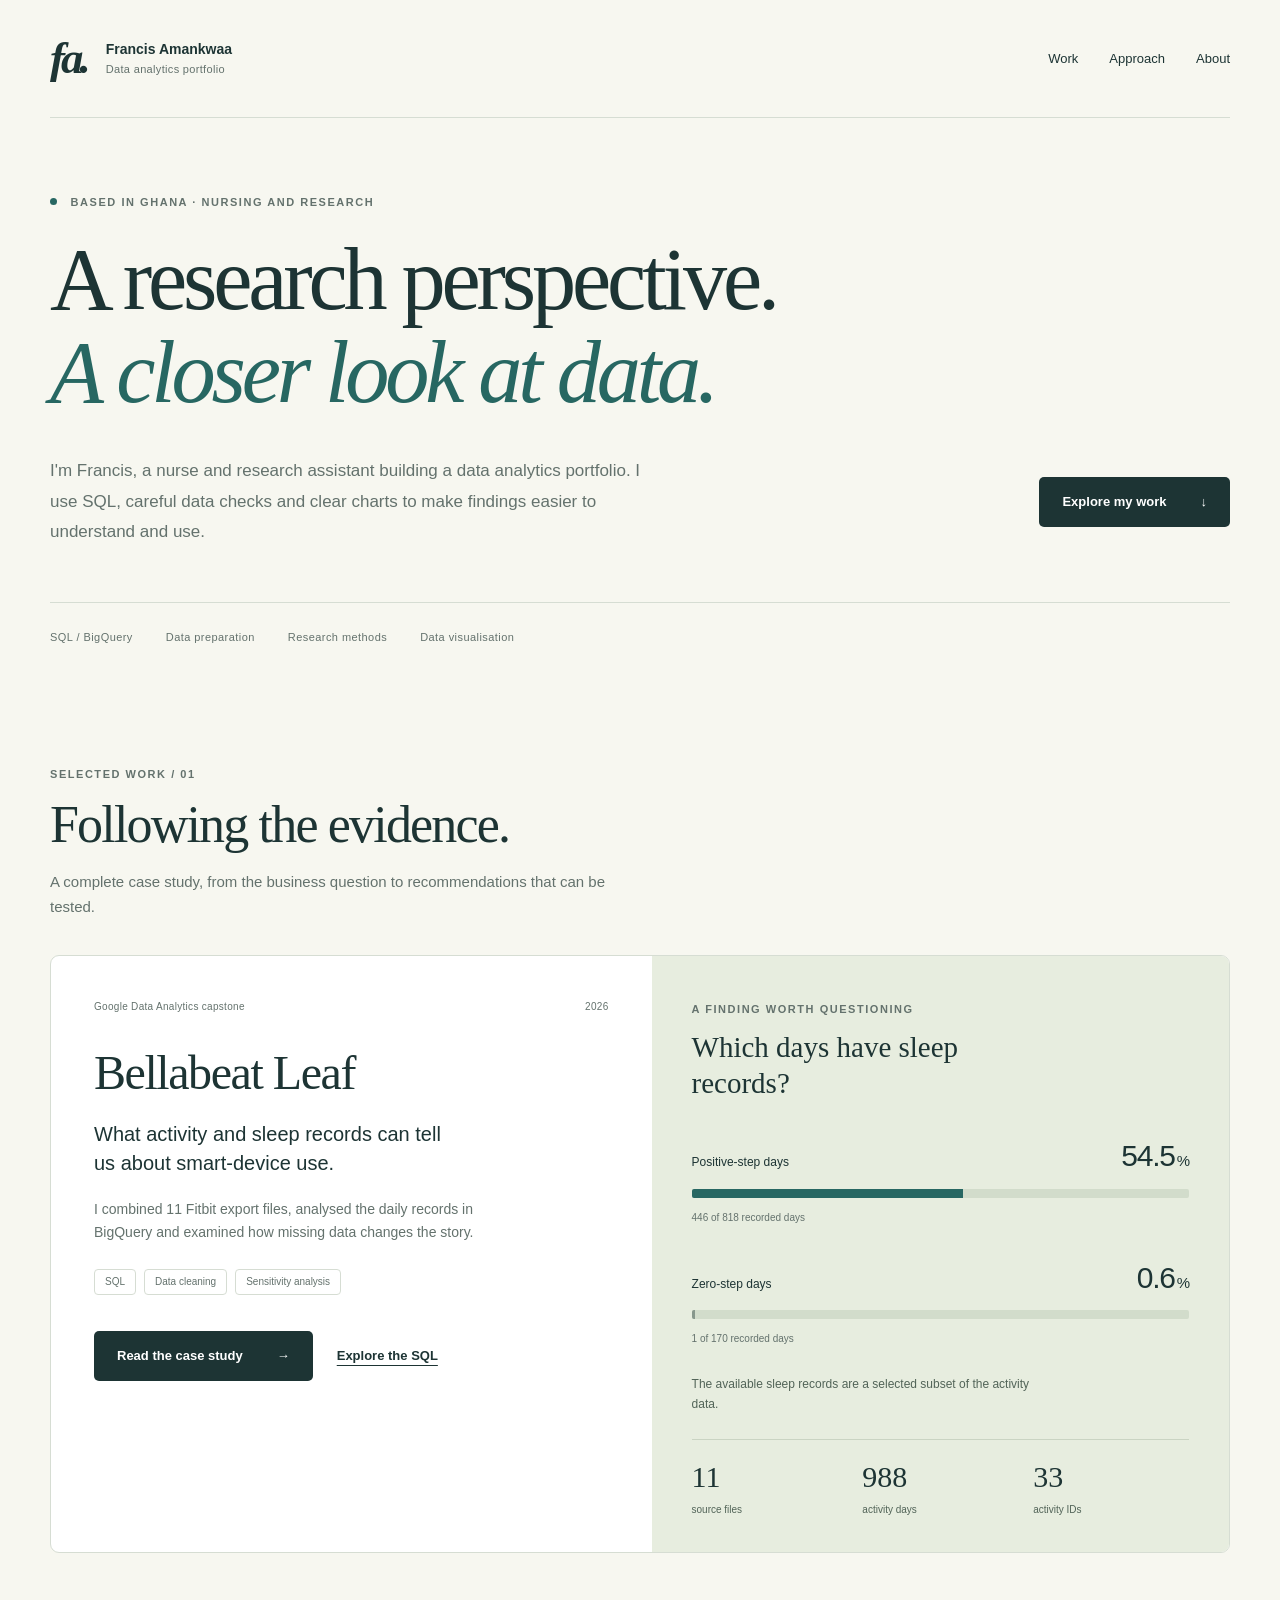
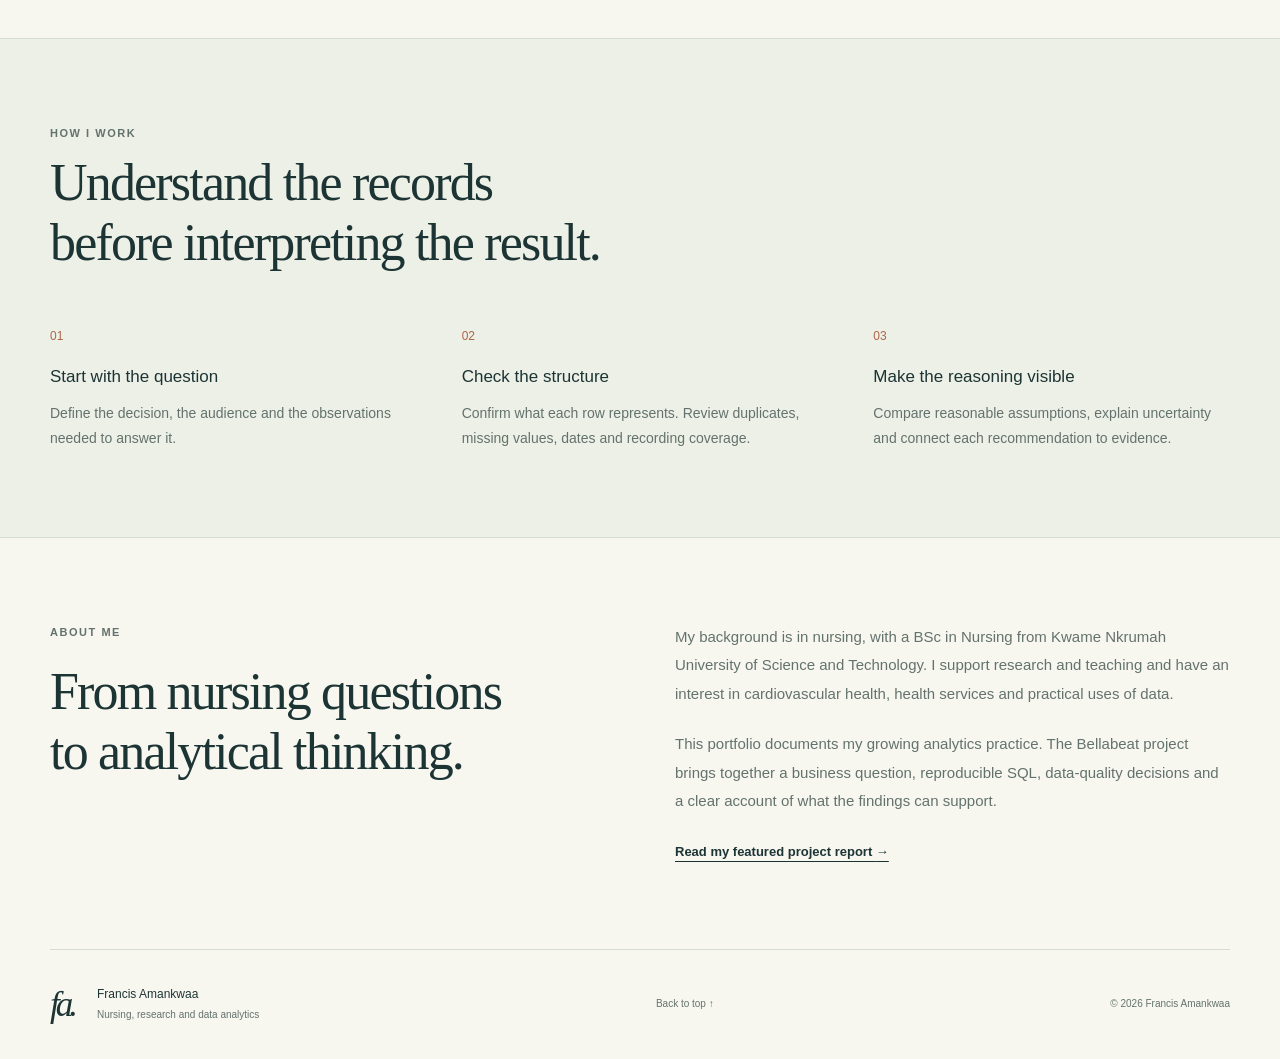
<file: index.html>
<!doctype html>
<html lang="en">
<head>
  <meta charset="utf-8">
  <meta name="viewport" content="width=device-width, initial-scale=1">
  <meta name="description" content="Francis Amankwaa's data analytics portfolio. Explore a BigQuery case study of Fitbit activity and recorded sleep, grounded in a nursing and research background.">
  <meta name="theme-color" content="#173c3c">
  <title>Francis Amankwaa | Data analytics portfolio</title>
  <link rel="icon" href="assets/favicon.svg" type="image/svg+xml">
  <link rel="stylesheet" href="styles.css">
  <script src="script.js" defer></script>
</head>
<body>
  <a class="skip-link" href="#main">Skip to content</a>
  <header class="site-header wrap">
    <a class="brand" href="./" aria-label="Francis Amankwaa home"><span class="monogram" aria-hidden="true">fa.</span><span>Francis Amankwaa<small>Data analytics portfolio</small></span></a>
    <nav aria-label="Main navigation"><a href="#work">Work</a><a href="#approach">Approach</a><a href="#about">About</a><a class="github-link" data-github-profile hidden href="#">GitHub →</a></nav>
  </header>
  <main id="main">
    <section class="hero wrap" aria-labelledby="intro-title">
      <div class="eyebrow"><span class="status-dot" aria-hidden="true"></span> Based in Ghana · Nursing and research</div>
      <h1 id="intro-title">A research perspective.<br><em>A closer look at data.</em></h1>
      <div class="hero-bottom"><p>I'm Francis, a nurse and research assistant building a data analytics portfolio. I use SQL, careful data checks and clear charts to make findings easier to understand and use.</p><a class="button button-dark" href="#work">Explore my work <span aria-hidden="true">↓</span></a></div>
      <div class="tool-line" aria-label="Tools and methods"><span>SQL / BigQuery</span><span>Data preparation</span><span>Research methods</span><span>Data visualisation</span></div>
    </section>
    <section class="work-section wrap section-space" id="work" aria-labelledby="work-title">
      <div class="section-heading"><p class="eyebrow">Selected work / 01</p><h2 id="work-title">Following the evidence.</h2><p>A complete case study, from the business question to recommendations that can be tested.</p></div>
      <article class="feature-project">
        <div class="project-copy">
          <div class="project-meta"><span>Google Data Analytics capstone</span><span>2026</span></div>
          <h3>Bellabeat Leaf</h3>
          <p class="project-subtitle">What activity and sleep records can tell us about smart-device use.</p>
          <p>I combined 11 Fitbit export files, analysed the daily records in BigQuery and examined how missing data changes the story.</p>
          <div class="tag-list"><span>SQL</span><span>Data cleaning</span><span>Sensitivity analysis</span></div>
          <div class="project-actions"><a class="button button-dark" href="projects/bellabeat/">Read the case study <span aria-hidden="true">→</span></a><a class="text-link" href="projects/bellabeat/#sql">Explore the SQL</a></div>
        </div>
        <div class="project-visual" aria-label="Sleep-data availability on positive-step and zero-step days">
          <p class="eyebrow">A finding worth questioning</p><h4>Which days have sleep records?</h4>
          <div class="finding-row"><div><span>Positive-step days</span><strong>54.5<small>%</small></strong></div><div class="finding-track"><span style="--bar:54.5%"></span></div><small>446 of 818 recorded days</small></div>
          <div class="finding-row muted"><div><span>Zero-step days</span><strong>0.6<small>%</small></strong></div><div class="finding-track"><span style="--bar:0.6%"></span></div><small>1 of 170 recorded days</small></div>
          <p class="visual-note">The available sleep records are a selected subset of the activity data.</p>
          <div class="visual-stats"><div><strong>11</strong><span>source files</span></div><div><strong>988</strong><span>activity days</span></div><div><strong>33</strong><span>activity IDs</span></div></div>
        </div>
      </article>
    </section>
    <section class="approach-section section-space" id="approach" aria-labelledby="approach-title"><div class="wrap">
      <div class="section-heading"><p class="eyebrow">How I work</p><h2 id="approach-title">Understand the records<br>before interpreting the result.</h2></div>
      <div class="approach-grid"><article><span class="step-number">01</span><h3>Start with the question</h3><p>Define the decision, the audience and the observations needed to answer it.</p></article><article><span class="step-number">02</span><h3>Check the structure</h3><p>Confirm what each row represents. Review duplicates, missing values, dates and recording coverage.</p></article><article><span class="step-number">03</span><h3>Make the reasoning visible</h3><p>Compare reasonable assumptions, explain uncertainty and connect each recommendation to evidence.</p></article></div>
    </div></section>
    <section class="about-section wrap section-space" id="about" aria-labelledby="about-title">
      <div><p class="eyebrow">About me</p><h2 id="about-title">From nursing questions<br>to analytical thinking.</h2></div>
      <div class="about-copy"><p>My background is in nursing, with a BSc in Nursing from Kwame Nkrumah University of Science and Technology. I support research and teaching and have an interest in cardiovascular health, health services and practical uses of data.</p><p>This portfolio documents my growing analytics practice. The Bellabeat project brings together a business question, reproducible SQL, data-quality decisions and a clear account of what the findings can support.</p><a class="text-link" href="projects/bellabeat/reports/Bellabeat_Case_Study.pdf">Read my featured project report <span aria-hidden="true">→</span></a></div>
    </section>
  </main>
  <footer class="site-footer wrap"><div><span class="monogram" aria-hidden="true">fa.</span><p>Francis Amankwaa<br><small>Nursing, research and data analytics</small></p></div><a href="#main">Back to top ↑</a><small>© 2026 Francis Amankwaa</small></footer>
</body>
</html>
</file>
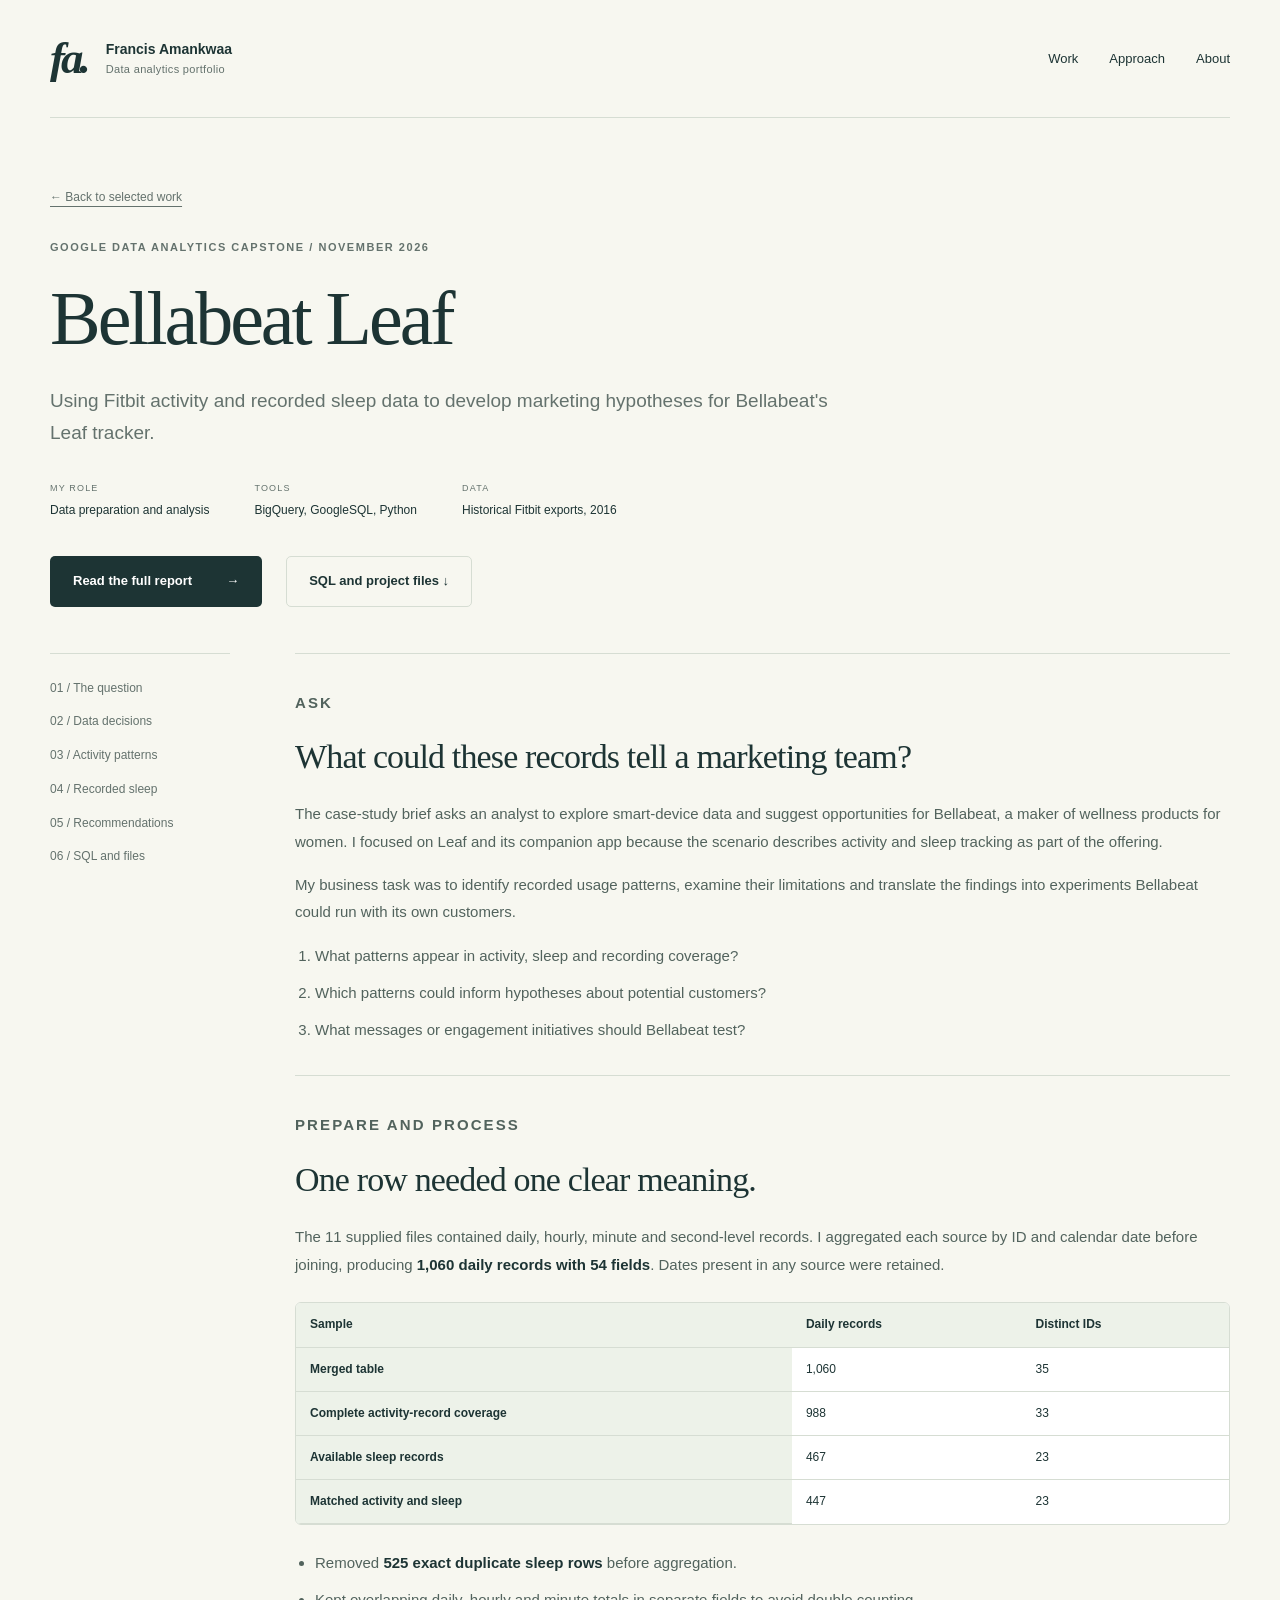
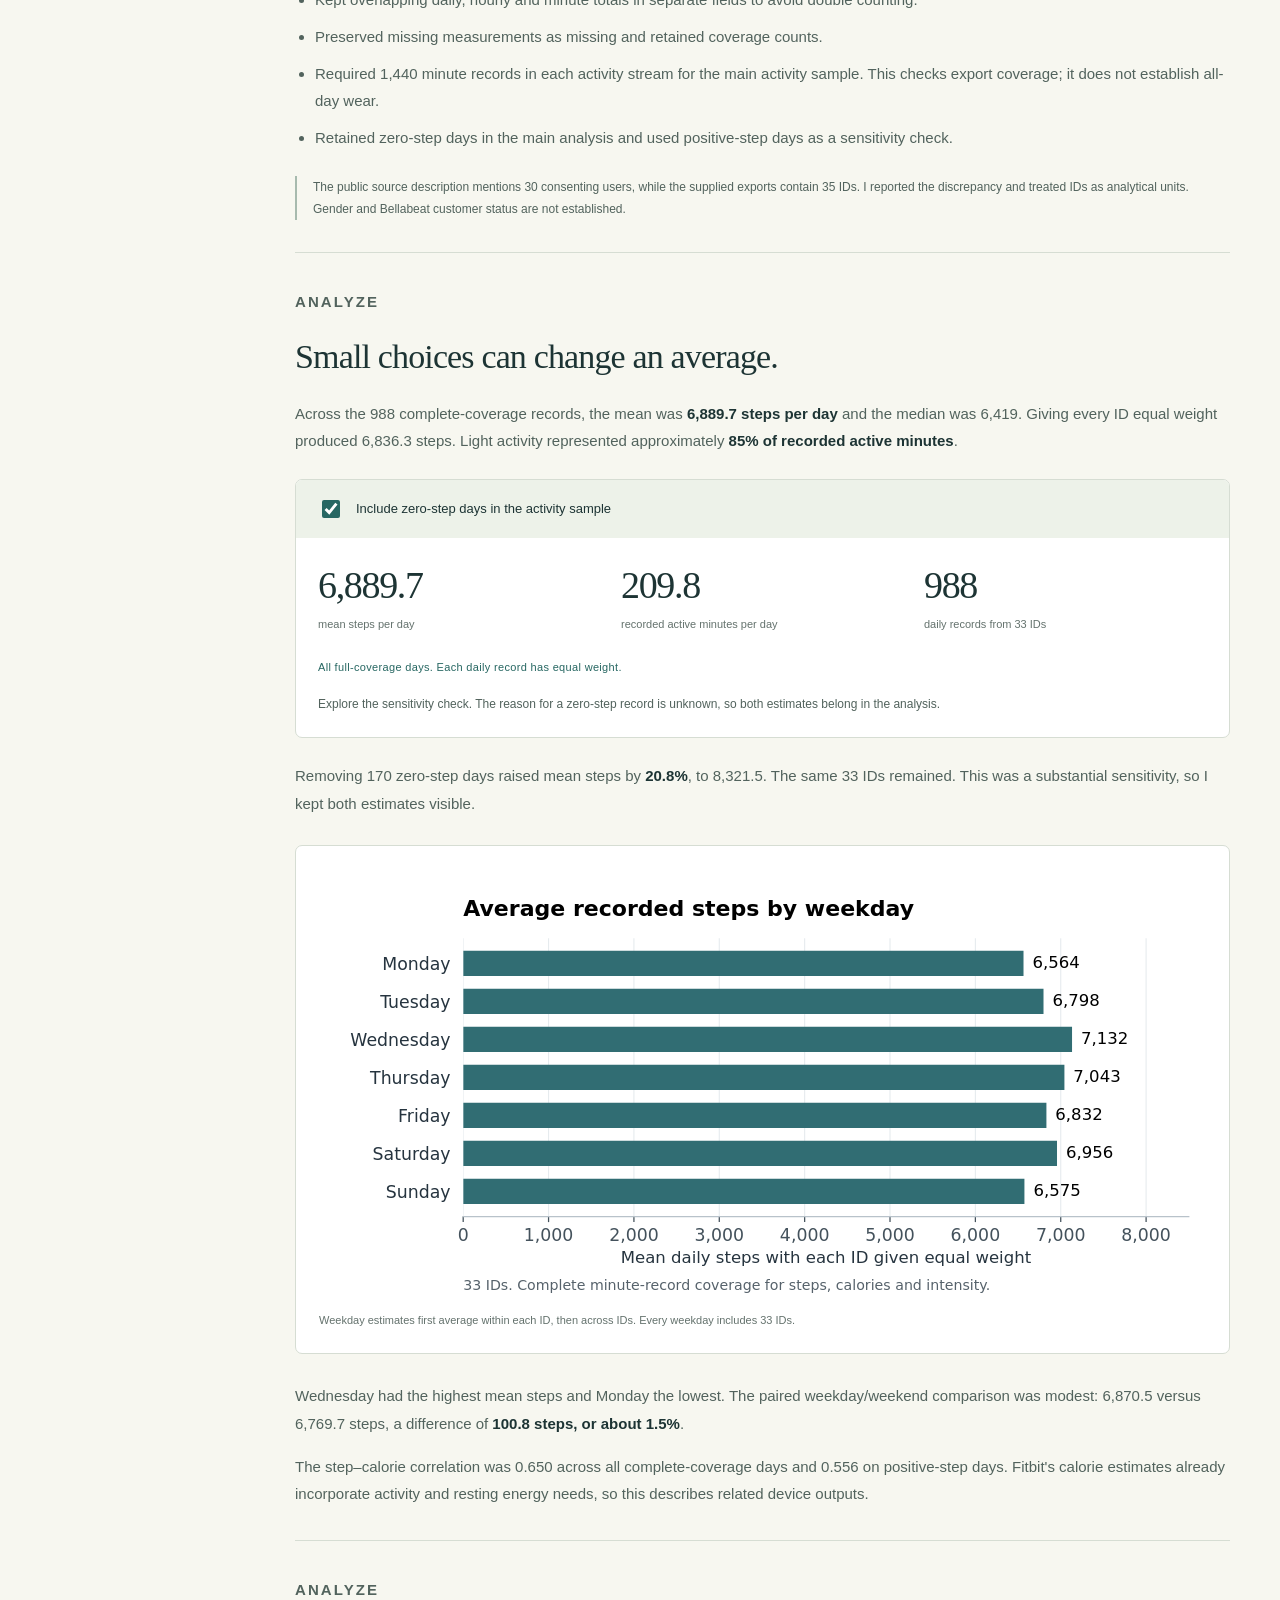
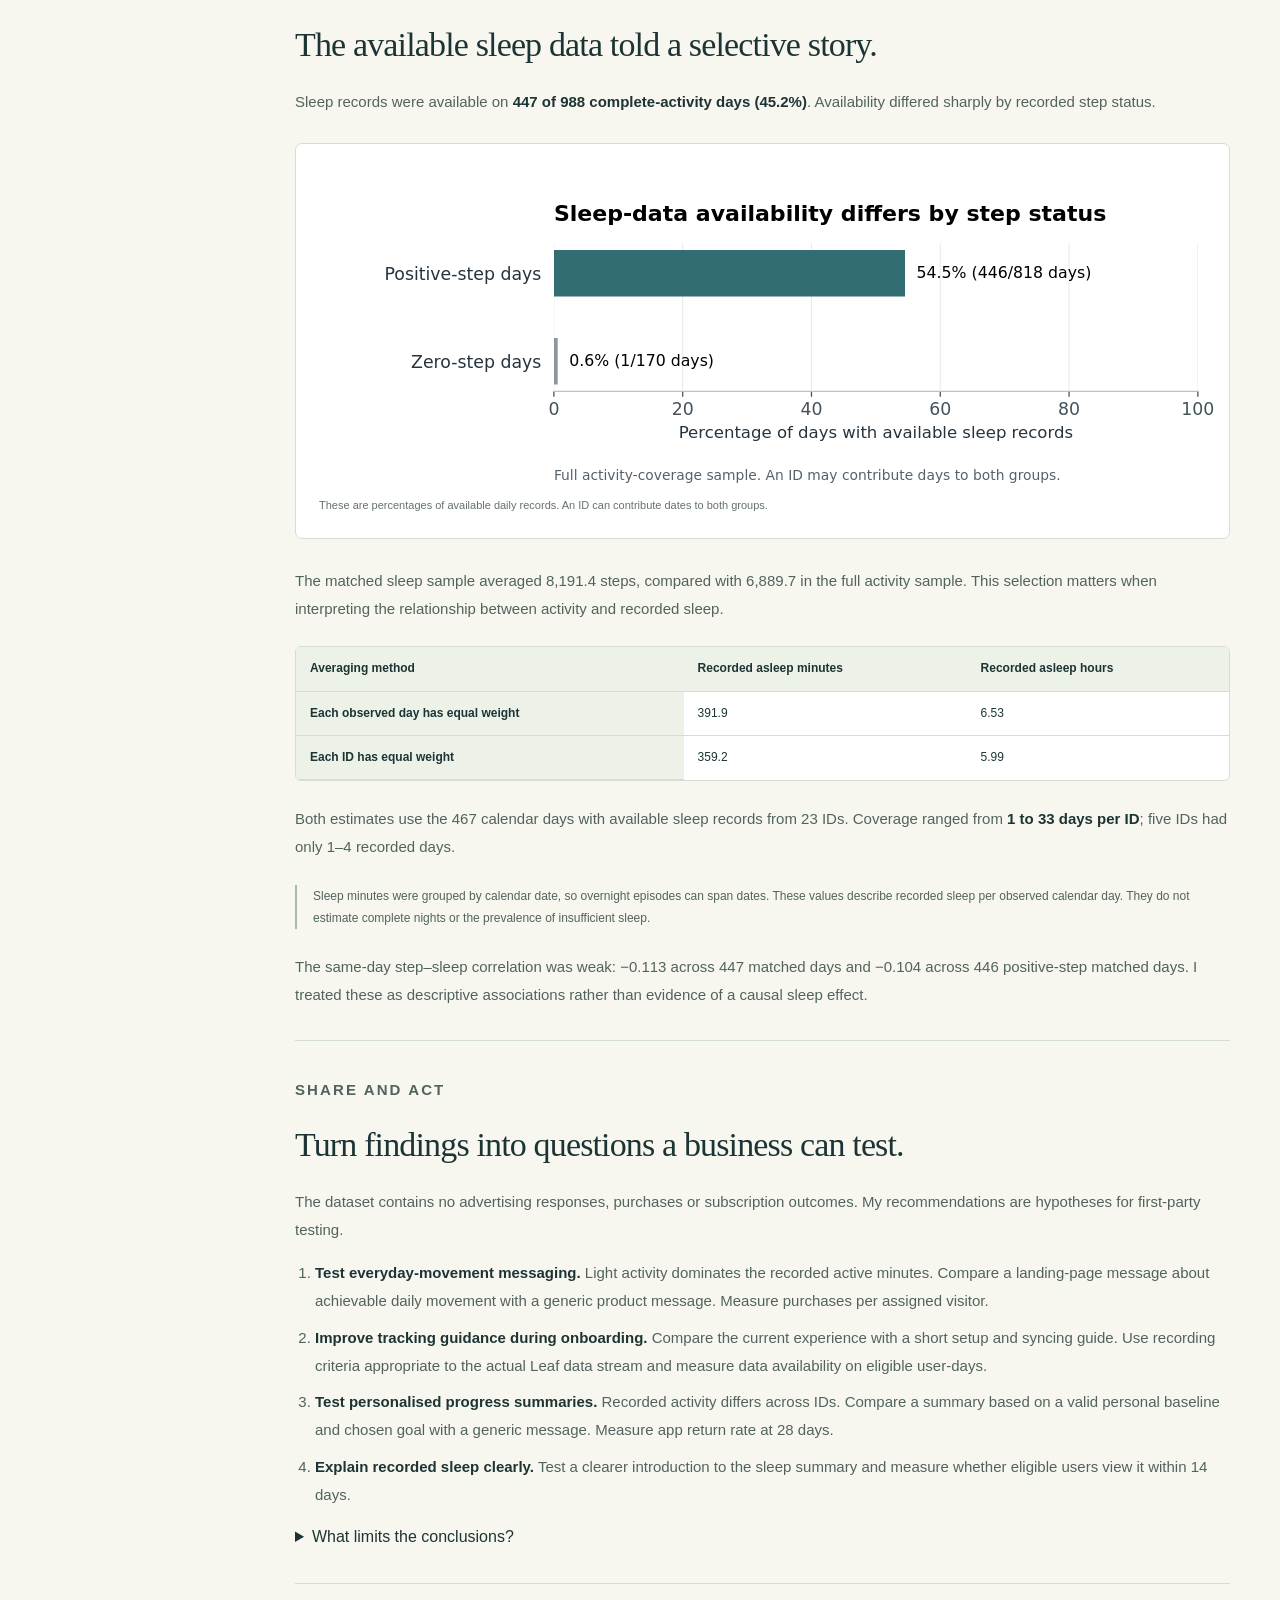
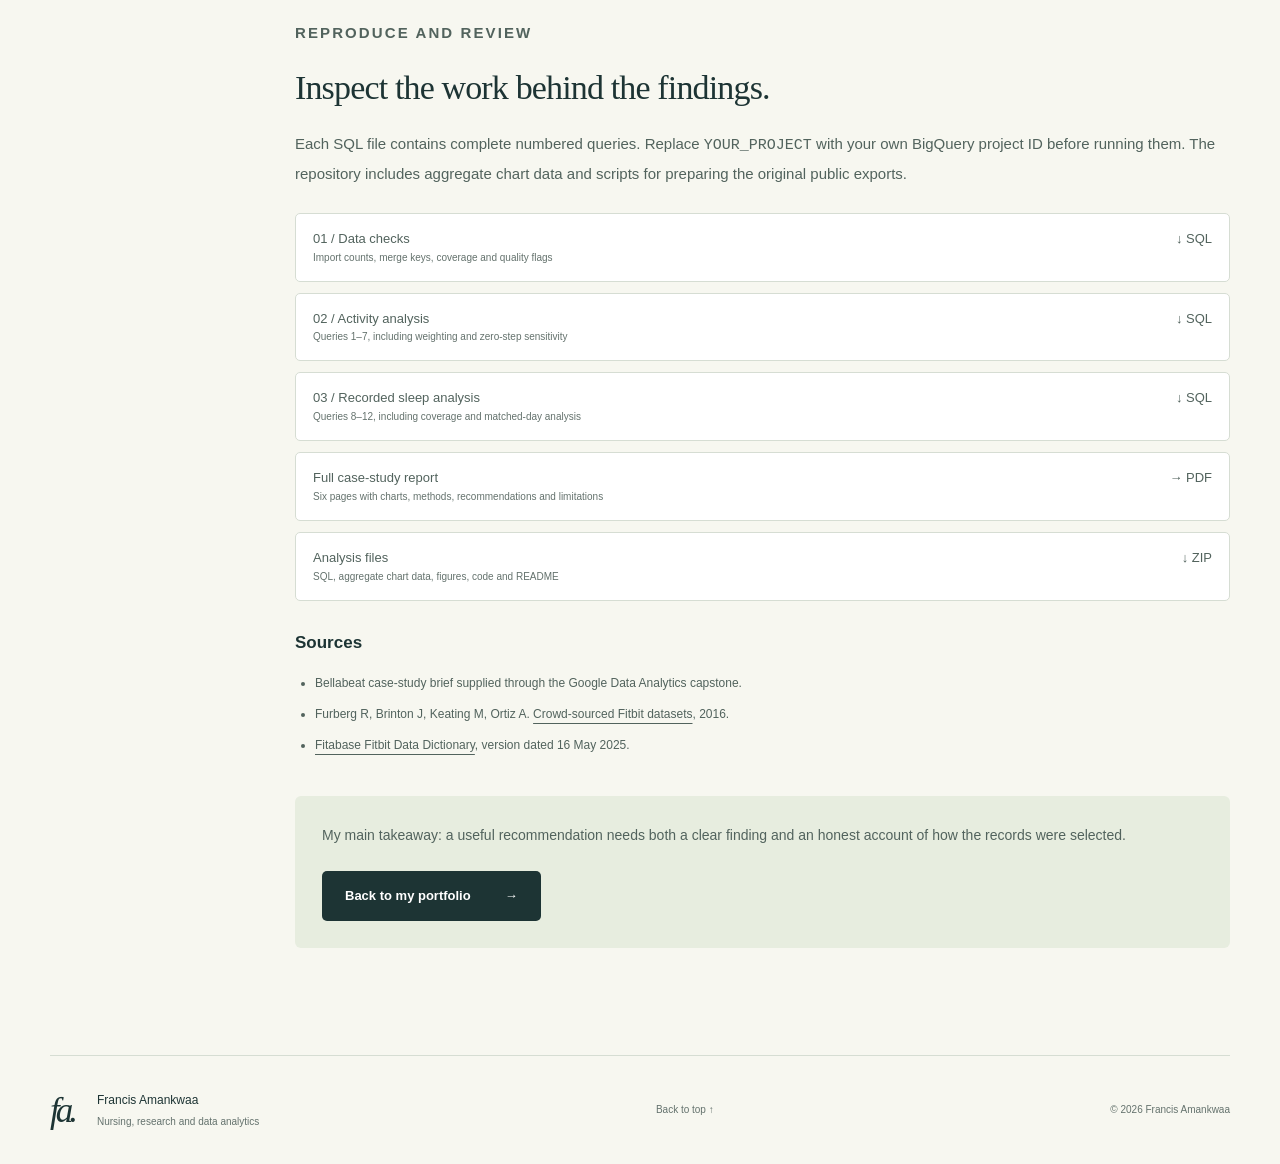
<file: projects/bellabeat/index.html>
<!doctype html>
<html lang="en">
<head>
  <meta charset="utf-8"><meta name="viewport" content="width=device-width, initial-scale=1">
  <meta name="description" content="A BigQuery analysis of Fitbit activity and recorded sleep for the Bellabeat Leaf case study. Explore the methods, sensitivity checks, charts and marketing hypotheses.">
  <meta name="theme-color" content="#173c3c"><title>Bellabeat Leaf case study | Francis Amankwaa</title>
  <link rel="icon" href="../../assets/favicon.svg" type="image/svg+xml"><link rel="stylesheet" href="../../styles.css"><script src="../../script.js" defer></script>
</head>
<body>
  <a class="skip-link" href="#main">Skip to content</a>
  <header class="site-header wrap"><a class="brand" href="../../" aria-label="Francis Amankwaa home"><span class="monogram" aria-hidden="true">fa.</span><span>Francis Amankwaa<small>Data analytics portfolio</small></span></a><nav aria-label="Main navigation"><a href="../../#work">Work</a><a href="../../#approach">Approach</a><a href="../../#about">About</a><a data-github-profile hidden class="github-link" href="#">GitHub →</a></nav></header>
  <main id="main" class="wrap">
    <section class="case-hero" aria-labelledby="project-title"><a class="breadcrumb" href="../../#work">← Back to selected work</a><p class="eyebrow">Google Data Analytics capstone / November 2026</p><h1 id="project-title">Bellabeat Leaf</h1><p class="lead">Using Fitbit activity and recorded sleep data to develop marketing hypotheses for Bellabeat's Leaf tracker.</p><div class="case-meta"><div><strong>My role</strong>Data preparation and analysis</div><div><strong>Tools</strong>BigQuery, GoogleSQL, Python</div><div><strong>Data</strong>Historical Fitbit exports, 2016</div></div><div class="project-actions"><a class="button button-dark" href="reports/Bellabeat_Case_Study.pdf">Read the full report <span aria-hidden="true">→</span></a><a class="button button-outline" href="#sql">SQL and project files ↓</a><a class="text-link" data-github-repo hidden href="#">View repository →</a></div></section>
    <div class="case-layout">
      <aside class="case-nav" aria-label="Case study contents"><a href="#question">01 / The question</a><a href="#data">02 / Data decisions</a><a href="#activity">03 / Activity patterns</a><a href="#sleep">04 / Recorded sleep</a><a href="#recommendations">05 / Recommendations</a><a href="#sql">06 / SQL and files</a></aside>
      <article class="case-article">
        <section id="question"><p class="eyebrow">Ask</p><h2>What could these records tell a marketing team?</h2><p>The case-study brief asks an analyst to explore smart-device data and suggest opportunities for Bellabeat, a maker of wellness products for women. I focused on Leaf and its companion app because the scenario describes activity and sleep tracking as part of the offering.</p><p>My business task was to identify recorded usage patterns, examine their limitations and translate the findings into experiments Bellabeat could run with its own customers.</p><ol><li>What patterns appear in activity, sleep and recording coverage?</li><li>Which patterns could inform hypotheses about potential customers?</li><li>What messages or engagement initiatives should Bellabeat test?</li></ol></section>
        <section id="data"><p class="eyebrow">Prepare and process</p><h2>One row needed one clear meaning.</h2><p>The 11 supplied files contained daily, hourly, minute and second-level records. I aggregated each source by ID and calendar date before joining, producing <strong>1,060 daily records with 54 fields</strong>. Dates present in any source were retained.</p><div class="table-scroll"><table class="data-table"><caption class="skip-link">Record counts in each analysis sample</caption><thead><tr><th scope="col">Sample</th><th scope="col">Daily records</th><th scope="col">Distinct IDs</th></tr></thead><tbody><tr><th scope="row">Merged table</th><td>1,060</td><td>35</td></tr><tr><th scope="row">Complete activity-record coverage</th><td>988</td><td>33</td></tr><tr><th scope="row">Available sleep records</th><td>467</td><td>23</td></tr><tr><th scope="row">Matched activity and sleep</th><td>447</td><td>23</td></tr></tbody></table></div><ul><li>Removed <strong>525 exact duplicate sleep rows</strong> before aggregation.</li><li>Kept overlapping daily, hourly and minute totals in separate fields to avoid double counting.</li><li>Preserved missing measurements as missing and retained coverage counts.</li><li>Required 1,440 minute records in each activity stream for the main activity sample. This checks export coverage; it does not establish all-day wear.</li><li>Retained zero-step days in the main analysis and used positive-step days as a sensitivity check.</li></ul><p class="case-note">The public source description mentions 30 consenting users, while the supplied exports contain 35 IDs. I reported the discrepancy and treated IDs as analytical units. Gender and Bellabeat customer status are not established.</p></section>
        <section id="activity"><p class="eyebrow">Analyze</p><h2>Small choices can change an average.</h2><p>Across the 988 complete-coverage records, the mean was <strong>6,889.7 steps per day</strong> and the median was 6,419. Giving every ID equal weight produced 6,836.3 steps. Light activity represented approximately <strong>85% of recorded active minutes</strong>.</p>
          <div class="sample-panel" data-sensitivity><label class="sample-control"><input type="checkbox" checked disabled data-sample-toggle aria-describedby="sample-definition">Include zero-step days in the activity sample</label><div class="metric-grid" aria-live="polite" aria-atomic="true"><div><strong data-mean-steps>6,889.7</strong><span>mean steps per day</span></div><div><strong data-active-minutes>209.8</strong><span>recorded active minutes per day</span></div><div><strong data-day-count>988</strong><span>daily records from 33 IDs</span></div></div><p class="sample-status" data-sample-status>All full-coverage days. Each daily record has equal weight.</p><p class="sample-note" id="sample-definition">Explore the sensitivity check. The reason for a zero-step record is unknown, so both estimates belong in the analysis.</p><noscript><p class="sample-note">With positive-step days only: 818 records, 8,321.5 mean steps and 253.2 recorded active minutes per day.</p></noscript></div>
          <p>Removing 170 zero-step days raised mean steps by <strong>20.8%</strong>, to 8,321.5. The same 33 IDs remained. This was a substantial sensitivity, so I kept both estimates visible.</p><figure><img src="charts/01_weekday_steps.svg" width="768" height="374" loading="lazy" alt="Average steps by weekday with each ID given equal weight: Monday 6564, Tuesday 6798, Wednesday 7132, Thursday 7043, Friday 6832, Saturday 6956 and Sunday 6575."><figcaption>Weekday estimates first average within each ID, then across IDs. Every weekday includes 33 IDs.</figcaption></figure><p>Wednesday had the highest mean steps and Monday the lowest. The paired weekday/weekend comparison was modest: 6,870.5 versus 6,769.7 steps, a difference of <strong>100.8 steps, or about 1.5%</strong>.</p><p>The step–calorie correlation was 0.650 across all complete-coverage days and 0.556 on positive-step days. Fitbit's calorie estimates already incorporate activity and resting energy needs, so this describes related device outputs.</p></section>
        <section id="sleep"><p class="eyebrow">Analyze</p><h2>The available sleep data told a selective story.</h2><p>Sleep records were available on <strong>447 of 988 complete-activity days (45.2%)</strong>. Availability differed sharply by recorded step status.</p><figure><img src="charts/03_sleep_availability.svg" width="768" height="278" loading="lazy" alt="Sleep records are available on 54.5 percent of positive-step days, 446 of 818 days, and on 0.6 percent of zero-step days, 1 of 170 days."><figcaption>These are percentages of available daily records. An ID can contribute dates to both groups.</figcaption></figure><p>The matched sleep sample averaged 8,191.4 steps, compared with 6,889.7 in the full activity sample. This selection matters when interpreting the relationship between activity and recorded sleep.</p><div class="table-scroll"><table class="data-table"><thead><tr><th scope="col">Averaging method</th><th scope="col">Recorded asleep minutes</th><th scope="col">Recorded asleep hours</th></tr></thead><tbody><tr><th scope="row">Each observed day has equal weight</th><td>391.9</td><td>6.53</td></tr><tr><th scope="row">Each ID has equal weight</th><td>359.2</td><td>5.99</td></tr></tbody></table></div><p>Both estimates use the 467 calendar days with available sleep records from 23 IDs. Coverage ranged from <strong>1 to 33 days per ID</strong>; five IDs had only 1–4 recorded days.</p><p class="case-note">Sleep minutes were grouped by calendar date, so overnight episodes can span dates. These values describe recorded sleep per observed calendar day. They do not estimate complete nights or the prevalence of insufficient sleep.</p><p>The same-day step–sleep correlation was weak: −0.113 across 447 matched days and −0.104 across 446 positive-step matched days. I treated these as descriptive associations rather than evidence of a causal sleep effect.</p></section>
        <section id="recommendations"><p class="eyebrow">Share and act</p><h2>Turn findings into questions a business can test.</h2><p>The dataset contains no advertising responses, purchases or subscription outcomes. My recommendations are hypotheses for first-party testing.</p><ol><li><strong>Test everyday-movement messaging.</strong> Light activity dominates the recorded active minutes. Compare a landing-page message about achievable daily movement with a generic product message. Measure purchases per assigned visitor.</li><li><strong>Improve tracking guidance during onboarding.</strong> Compare the current experience with a short setup and syncing guide. Use recording criteria appropriate to the actual Leaf data stream and measure data availability on eligible user-days.</li><li><strong>Test personalised progress summaries.</strong> Recorded activity differs across IDs. Compare a summary based on a valid personal baseline and chosen goal with a generic message. Measure app return rate at 28 days.</li><li><strong>Explain recorded sleep clearly.</strong> Test a clearer introduction to the sleep summary and measure whether eligible users view it within 14 days.</li></ol><details><summary>What limits the conclusions?</summary><ul><li>The data are historical, small and self-selected, with no verified gender or Bellabeat customer demographics.</li><li>Complete exported records are not verified wear time. Zero-step days can have different causes.</li><li>Sleep recording is uneven and calendar-day aggregation does not preserve whole-night duration.</li><li>Repeated days from one ID are not independent participants. No causal effects or significance tests were established.</li><li>Current customer data and randomised experiments would be needed to evaluate marketing performance.</li></ul></details></section>
        <section id="sql"><p class="eyebrow">Reproduce and review</p><h2>Inspect the work behind the findings.</h2><p>Each SQL file contains complete numbered queries. Replace <code>YOUR_PROJECT</code> with your own BigQuery project ID before running them. The repository includes aggregate chart data and scripts for preparing the original public exports.</p><ul class="download-list"><li><a href="sql/Bellabeat_01_Data_Checks.sql" download><span>01 / Data checks<small>Import counts, merge keys, coverage and quality flags</small></span><span aria-hidden="true">↓ SQL</span></a></li><li><a href="sql/Bellabeat_02_Activity_Analysis.sql" download><span>02 / Activity analysis<small>Queries 1–7, including weighting and zero-step sensitivity</small></span><span aria-hidden="true">↓ SQL</span></a></li><li><a href="sql/Bellabeat_03_Sleep_Analysis.sql" download><span>03 / Recorded sleep analysis<small>Queries 8–12, including coverage and matched-day analysis</small></span><span aria-hidden="true">↓ SQL</span></a></li><li><a href="reports/Bellabeat_Case_Study.pdf"><span>Full case-study report<small>Six pages with charts, methods, recommendations and limitations</small></span><span aria-hidden="true">→ PDF</span></a></li><li><a href="downloads/Bellabeat_Analysis_Files.zip" download><span>Analysis files<small>SQL, aggregate chart data, figures, code and README</small></span><span aria-hidden="true">↓ ZIP</span></a></li></ul><h3>Sources</h3><ul class="sources"><li>Bellabeat case-study brief supplied through the Google Data Analytics capstone.</li><li>Furberg R, Brinton J, Keating M, Ortiz A. <a href="https://zenodo.org/records/53894" rel="noopener">Crowd-sourced Fitbit datasets</a>, 2016.</li><li><a href="https://fitabase.com/media/2126/fitabase-fitbit-data-dictionary-as-of-05162025.pdf" rel="noopener">Fitabase Fitbit Data Dictionary</a>, version dated 16 May 2025.</li></ul><div class="case-end"><p>My main takeaway: a useful recommendation needs both a clear finding and an honest account of how the records were selected.</p><a class="button button-dark" href="../../#work">Back to my portfolio <span aria-hidden="true">→</span></a></div></section>
      </article>
    </div>
  </main>
  <footer class="site-footer wrap"><div><span class="monogram" aria-hidden="true">fa.</span><p>Francis Amankwaa<br><small>Nursing, research and data analytics</small></p></div><a href="#main">Back to top ↑</a><small>© 2026 Francis Amankwaa</small></footer>
</body>
</html>
</file>
<file: styles.css>
:root{--ink:#1d3434;--muted:#64726d;--paper:#f7f7f0;--white:#fff;--teal:#276762;--line:#d6ddd3;--pale:#e7eddf;--accent:#ad6548;--radius:9px;--serif:Georgia,'Times New Roman',serif;--sans:Arial,Helvetica,sans-serif}
*{box-sizing:border-box}html{scroll-behavior:smooth;scroll-padding-top:36px}body{margin:0;background:var(--paper);color:var(--ink);font-family:var(--sans);font-size:16px;line-height:1.65}a{color:inherit;text-underline-offset:5px}img{max-width:100%;height:auto;display:block}button,input{font:inherit}a,button{-webkit-tap-highlight-color:transparent}a:focus-visible,button:focus-visible,input:focus-visible{outline:3px solid var(--accent);outline-offset:5px}a[hidden]{display:none!important}.wrap{width:min(1180px,calc(100% - 88px));margin-inline:auto}.skip-link{position:absolute;top:-90px;left:20px;z-index:100;background:var(--ink);color:#fff;padding:10px 18px}.skip-link:focus{top:12px}.site-header{min-height:118px;display:flex;align-items:center;justify-content:space-between;border-bottom:1px solid var(--line);gap:28px}.brand{text-decoration:none;display:flex;align-items:center;gap:15px;font-size:14px;line-height:1.4;font-weight:700}.brand small{font-weight:400;display:block;font-size:11px;color:var(--muted);letter-spacing:.03em;margin-top:3px}.monogram{font-family:var(--serif);font-style:italic;font-size:45px;letter-spacing:-4px;line-height:1;display:inline-block;padding-right:4px}.site-header nav{display:flex;gap:31px;align-items:center;font-size:13px}.site-header nav a{text-decoration:none;padding-block:8px}.site-header nav a:hover{color:var(--teal);text-decoration:underline}.github-link{border:1px solid var(--line);border-radius:6px;padding:7px 13px!important}.eyebrow{text-transform:uppercase;letter-spacing:.14em;font-size:11px;font-weight:600;line-height:1.7;color:var(--muted);margin:0 0 21px}.status-dot{height:7px;width:7px;display:inline-block;border-radius:50%;background:var(--teal);margin-right:9px;vertical-align:1px}.hero{padding-top:75px;padding-bottom:34px}.hero h1{font-family:var(--serif);font-weight:400;letter-spacing:-.047em;font-size:clamp(46px,6.9vw,91px);line-height:1.06;margin:0 0 36px;max-width:1060px}.hero h1 em{font-weight:400;color:var(--teal)}.hero-bottom{display:flex;justify-content:space-between;align-items:center;gap:46px}.hero-bottom p{font-size:17px;line-height:1.8;max-width:600px;margin:0;color:var(--muted)}.button{display:inline-flex;align-items:center;justify-content:center;gap:34px;border-radius:5px;padding:15px 22px;font-size:13px;line-height:1.4;font-weight:600;text-decoration:none;border:1px solid transparent;white-space:nowrap;transition:background .18s,transform .18s}.button:hover{transform:translateY(-2px)}.button-dark{color:#fff;background:var(--ink)}.button-dark:hover{background:var(--teal)}.button-outline{border-color:var(--line);background:transparent}.button-outline:hover{background:var(--pale)}.tool-line{display:flex;gap:33px;flex-wrap:wrap;margin-top:54px;padding-top:25px;border-top:1px solid var(--line);font-size:11px;letter-spacing:.04em;color:var(--muted)}.section-space{padding-top:85px;padding-bottom:85px}.section-heading{margin-bottom:35px}.section-heading h2,.about-section h2{font-family:var(--serif);font-weight:400;font-size:clamp(34px,4.2vw,52px);line-height:1.15;letter-spacing:-.035em;margin:0 0 16px}.section-heading .eyebrow{margin-bottom:11px}.section-heading>p:last-child{max-width:580px;color:var(--muted);font-size:15px;margin:0}.feature-project{background:#fff;border:1px solid var(--line);border-radius:var(--radius);overflow:hidden;display:grid;grid-template-columns:1.04fr 1fr}.project-copy{padding:43px}.project-meta{display:flex;justify-content:space-between;gap:20px;color:var(--muted);font-size:10px;letter-spacing:.03em}.project-copy h3{font-family:var(--serif);font-size:48px;font-weight:400;line-height:1.1;letter-spacing:-.03em;margin:32px 0 16px}.project-subtitle{font-size:20px;line-height:1.45;max-width:360px}.project-copy>p:not(.project-subtitle){color:var(--muted);font-size:14px;max-width:410px}.tag-list{display:flex;gap:8px;flex-wrap:wrap;margin-top:25px}.tag-list span{font-size:10px;padding:5px 10px;border:1px solid var(--line);border-radius:4px;color:var(--muted);line-height:1.4}.project-actions{display:flex;align-items:center;flex-wrap:wrap;gap:24px;margin-top:36px}.text-link{font-size:13px;font-weight:600;line-height:1.7}.project-visual{background:var(--pale);padding:44px 40px 30px;display:flex;flex-direction:column;justify-content:center}.project-visual .eyebrow{margin-bottom:10px}.project-visual h4{font-family:var(--serif);font-weight:400;font-size:29px;line-height:1.25;margin:0 0 30px;max-width:300px}.finding-row{margin-bottom:24px}.finding-row>div:first-child{display:flex;justify-content:space-between;align-items:baseline;gap:12px;font-size:12px}.finding-row strong{font-size:30px;letter-spacing:-.04em;font-weight:500}.finding-row strong small{font-size:15px;margin-left:2px}.finding-track{height:9px;border-radius:2px;background:#d2dccb;margin:8px 0 5px;overflow:hidden}.finding-track>span{display:block;width:var(--bar);min-width:2px;height:100%;background:var(--teal)}.finding-row.muted .finding-track>span{background:#87978c}.finding-row>small{font-size:10px;color:var(--muted)}.visual-note{font-size:12px;line-height:1.65;color:#526458;max-width:340px;margin:0 0 25px}.visual-stats{display:grid;grid-template-columns:repeat(3,1fr);border-top:1px solid #cad4c3;padding-top:19px;gap:15px}.visual-stats strong{font-family:var(--serif);font-size:30px;font-weight:400;line-height:1.2;display:block}.visual-stats span{font-size:10px;color:#526458}.approach-section{background:#edf0e7;border-block:1px solid var(--line)}.approach-grid{display:grid;grid-template-columns:repeat(3,1fr);gap:55px;padding-top:14px}.step-number{font-size:12px;color:var(--accent)}.approach-grid h3{font-size:17px;font-weight:500;margin:17px 0 12px;line-height:1.4}.approach-grid p{font-size:14px;line-height:1.8;color:var(--muted);margin:0}.about-section{display:grid;grid-template-columns:1fr 1fr;gap:70px}.about-copy p{font-size:15px;line-height:1.9;color:var(--muted);margin-top:0;margin-bottom:22px}.site-footer{border-top:1px solid var(--line);padding-block:34px;display:flex;align-items:center;gap:40px;justify-content:space-between}.site-footer>div{display:flex;gap:19px;align-items:center}.site-footer p{font-size:12px;margin:0;line-height:1.7}.site-footer small,.site-footer>a{font-size:10px;color:var(--muted)}.site-footer>a{text-decoration:none}.site-footer .monogram{font-size:35px}.case-hero{padding-block:65px 46px}.breadcrumb{font-size:12px;color:var(--muted);margin-bottom:30px;display:inline-block}.case-hero h1{font-family:var(--serif);font-size:clamp(45px,6vw,76px);font-weight:400;line-height:1.1;letter-spacing:-.04em;max-width:980px;margin:0 0 24px}.case-hero .lead{font-size:19px;line-height:1.7;color:var(--muted);max-width:790px}.case-meta{display:flex;gap:45px;flex-wrap:wrap;font-size:12px;margin-block:31px}.case-meta strong{display:block;text-transform:uppercase;font-size:9px;letter-spacing:.13em;color:var(--muted);font-weight:500;margin-bottom:5px}.case-layout{display:grid;grid-template-columns:180px minmax(0,1fr);gap:65px;align-items:start;padding-bottom:75px}.case-nav{position:sticky;top:25px;border-top:1px solid var(--line);padding-top:18px;font-size:12px}.case-nav a{display:block;text-decoration:none;padding:7px 0;color:var(--muted)}.case-nav a:hover{color:var(--teal)}.case-article section{padding-top:35px;margin-bottom:32px;border-top:1px solid var(--line)}.case-article h2{font-family:var(--serif);font-weight:400;letter-spacing:-.025em;font-size:34px;line-height:1.2;margin:0 0 22px}.case-article h3{font-size:17px;font-weight:600;line-height:1.4;margin-top:30px}.case-article p,.case-article li{font-size:15px;color:#52635d;line-height:1.85}.case-article ul,.case-article ol{padding-left:20px}.case-article li{margin-bottom:9px}.case-article strong{color:var(--ink)}.case-article figure{margin:28px 0;background:#fff;border:1px solid var(--line);padding:17px 13px;border-radius:7px}.case-article figure img{width:100%}.case-article figcaption{font-size:11px;color:var(--muted);line-height:1.7;margin:6px 10px}.sample-panel{border:1px solid var(--line);border-radius:7px;overflow:hidden;margin:24px 0;background:#fff}.sample-control{display:flex;align-items:center;gap:13px;padding:17px 22px;background:#edf2e9;font-size:13px;line-height:1.5;cursor:pointer}.sample-control input{accent-color:var(--teal);width:18px;height:18px;flex-shrink:0}.metric-grid{display:grid;grid-template-columns:repeat(3,1fr);gap:20px;padding:25px 22px}.metric-grid strong{font-family:var(--serif);font-size:38px;font-weight:400;letter-spacing:-.035em;line-height:1.2;display:block}.metric-grid span{font-size:11px;color:var(--muted);display:block;line-height:1.5;margin-top:7px}.sample-panel .sample-note{font-size:12px;margin:0;padding:0 22px 22px}.sample-panel .sample-status{font-size:11px;letter-spacing:.03em;margin:0;padding:0 22px 15px;color:var(--teal)}.table-scroll{overflow-x:auto;margin:24px 0;border:1px solid var(--line);border-radius:6px;background:#fff}.data-table{border-collapse:collapse;width:100%;font-size:12px;text-align:left}.data-table th{font-weight:600;background:#edf2e9;color:var(--ink)}.data-table th,.data-table td{padding:12px 14px;border-bottom:1px solid var(--line);vertical-align:top;line-height:1.6}.data-table tr:last-child td{border-bottom:0}.download-list{list-style:none;padding:0!important;display:grid;gap:11px;margin:25px 0}.download-list li{margin:0}.download-list a{display:flex;justify-content:space-between;gap:20px;border:1px solid var(--line);border-radius:5px;padding:15px 17px;text-decoration:none;font-size:13px;background:#fff;line-height:1.6}.download-list a:hover{border-color:var(--teal)}.download-list small{color:var(--muted);font-size:10px;display:block}.case-note{font-size:12px!important;border-left:2px solid #a7baae;padding-left:16px;margin-block:24px}.sources li{font-size:12px}.case-end{background:var(--pale);padding:27px;margin-top:40px;border-radius:6px}.case-end p{font-size:14px;margin-top:0}.case-end .button{margin-top:8px}.no-js-note{font-size:12px;color:var(--muted)}
@media(max-width:960px){.wrap{width:calc(100% - 52px)}.hero{padding-top:58px}.hero-bottom{gap:25px}.project-copy{padding:30px}.project-visual{padding:34px 29px}.project-actions{gap:18px}.project-copy h3{font-size:40px}.approach-grid{gap:30px}.case-layout{grid-template-columns:145px minmax(0,1fr);gap:30px}.metric-grid strong{font-size:31px}}
@media(max-width:720px){.wrap{width:calc(100% - 36px)}.site-header{min-height:102px;gap:18px;flex-wrap:wrap;padding-block:22px}.brand{font-size:12px}.brand small{font-size:10px}.monogram{font-size:39px}.site-header nav{gap:20px;font-size:12px}.hero{padding-top:45px}.hero h1{font-size:clamp(43px,9vw,66px);letter-spacing:-.05em;margin-bottom:28px}.hero-bottom{display:block}.hero-bottom p{font-size:15px}.hero-bottom .button{margin-top:26px}.tool-line{gap:12px 23px;margin-top:39px;padding-top:21px;font-size:10px}.section-space{padding-block:55px}.feature-project{grid-template-columns:1fr}.project-copy{padding:28px}.project-meta{font-size:9px}.project-copy h3{margin-top:27px;font-size:42px}.project-subtitle{font-size:19px;max-width:100%}.project-visual{padding:33px 28px}.project-visual h4{max-width:none;font-size:29px}.finding-row strong{font-size:33px}.approach-grid{grid-template-columns:1fr;gap:28px}.approach-grid article{display:grid;grid-template-columns:30px 1fr;gap:4px 15px}.approach-grid h3{margin:0}.approach-grid p{grid-column:2}.step-number{padding-top:4px}.about-section{grid-template-columns:1fr;gap:18px}.about-section h2{margin-bottom:8px}.site-footer{flex-wrap:wrap;gap:23px}.site-footer>small{width:100%}.case-hero{padding-block:34px 30px}.case-hero .lead{font-size:16px}.case-meta{gap:22px;font-size:11px}.case-layout{display:block}.case-nav{position:static;display:flex;gap:16px;flex-wrap:wrap;padding-block:13px;margin-bottom:13px}.case-nav a{padding:3px 0;font-size:11px}.case-article section{padding-top:25px}.case-article h2{font-size:29px}.case-article p,.case-article li{font-size:14px}.metric-grid{padding:21px 17px;gap:15px}.metric-grid strong{font-size:29px}.metric-grid span{font-size:10px}.sample-control{padding:16px;font-size:12px}.case-article figure{padding:11px 6px}.case-article figcaption{font-size:10px}.data-table{min-width:510px}.download-list a{font-size:12px;padding:13px}.case-end{padding:22px}}
@media(max-width:390px){.site-header nav{width:100%;justify-content:space-between;gap:14px}.hero h1{font-size:42px}.project-actions{align-items:flex-start;flex-direction:column}.metric-grid{grid-template-columns:1fr;gap:16px}.metric-grid>div{display:flex;align-items:baseline;justify-content:space-between;gap:16px}.metric-grid span{text-align:right;margin:0;max-width:105px}}
@media(prefers-reduced-motion:reduce){html{scroll-behavior:auto}*{transition:none!important}}
@media print{.site-header nav,.case-nav,.button,.sample-control,.site-footer,.download-list{display:none}.wrap{width:100%;margin:0}.case-layout{display:block}.hero,.section-space{padding:20px 0}.feature-project{break-inside:avoid}.case-article section{break-inside:auto}figure{break-inside:avoid}body{background:white;color:black}}
</file>
